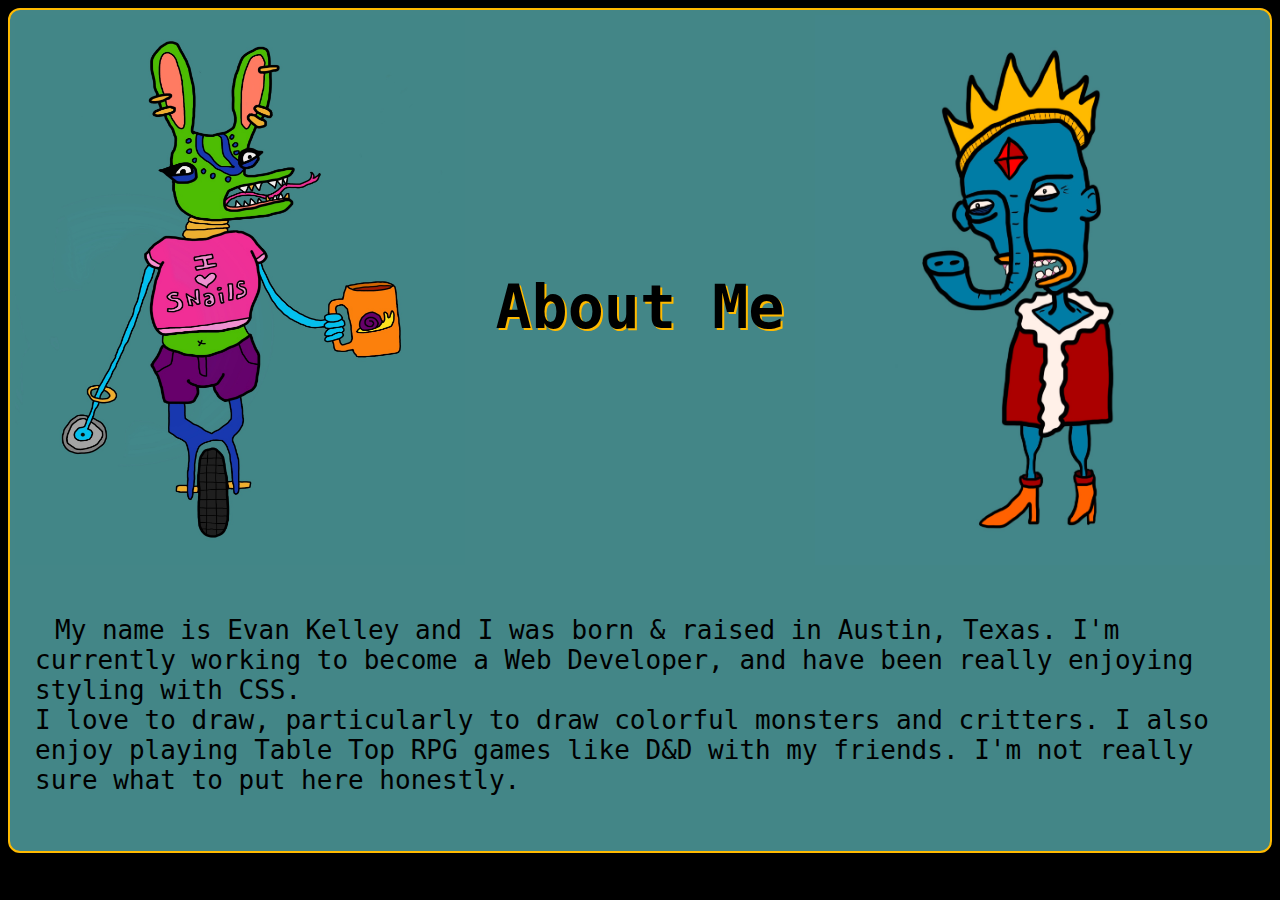
<file: about.html>
<!DOCTYPE html>
<html lang="en">
<head>
  <meta charset="UTF-8">
  <meta http-equiv="X-UA-Compatible" content="IE=edge">
  <meta name="viewport" content="width=device-width, initial-scale=1.0">
  <link rel="stylesheet" href="./about-styles.css">
  <title>About Me</title>
</head>

<body>

  <div class="main-container">

    <div class="image-left">
      <img src="myDrawing3.jpeg" alt="I sure love snails" width="450px" height="550px">
    </div>

    <div class="image-right">
      <img src="myDrawing5.jpeg" alt="Rhubarb the Elephant Boy" width="450px" height="550px">
    </div>
      
    <div class="header">
      <h1>About Me</h1>
    </div>  

    <div class="short-and-sweet">
      <p>
        My name is Evan Kelley and I was born & raised in Austin, Texas. I'm currently working to become a Web Developer, and have been really enjoying styling with CSS. <br> I love to draw, particularly to draw colorful monsters and critters. I also enjoy playing Table Top RPG games like D&D with my friends. I'm not really sure what to put here honestly.
      </p>
    </div>

  </div>
</body>

</html>
</file>
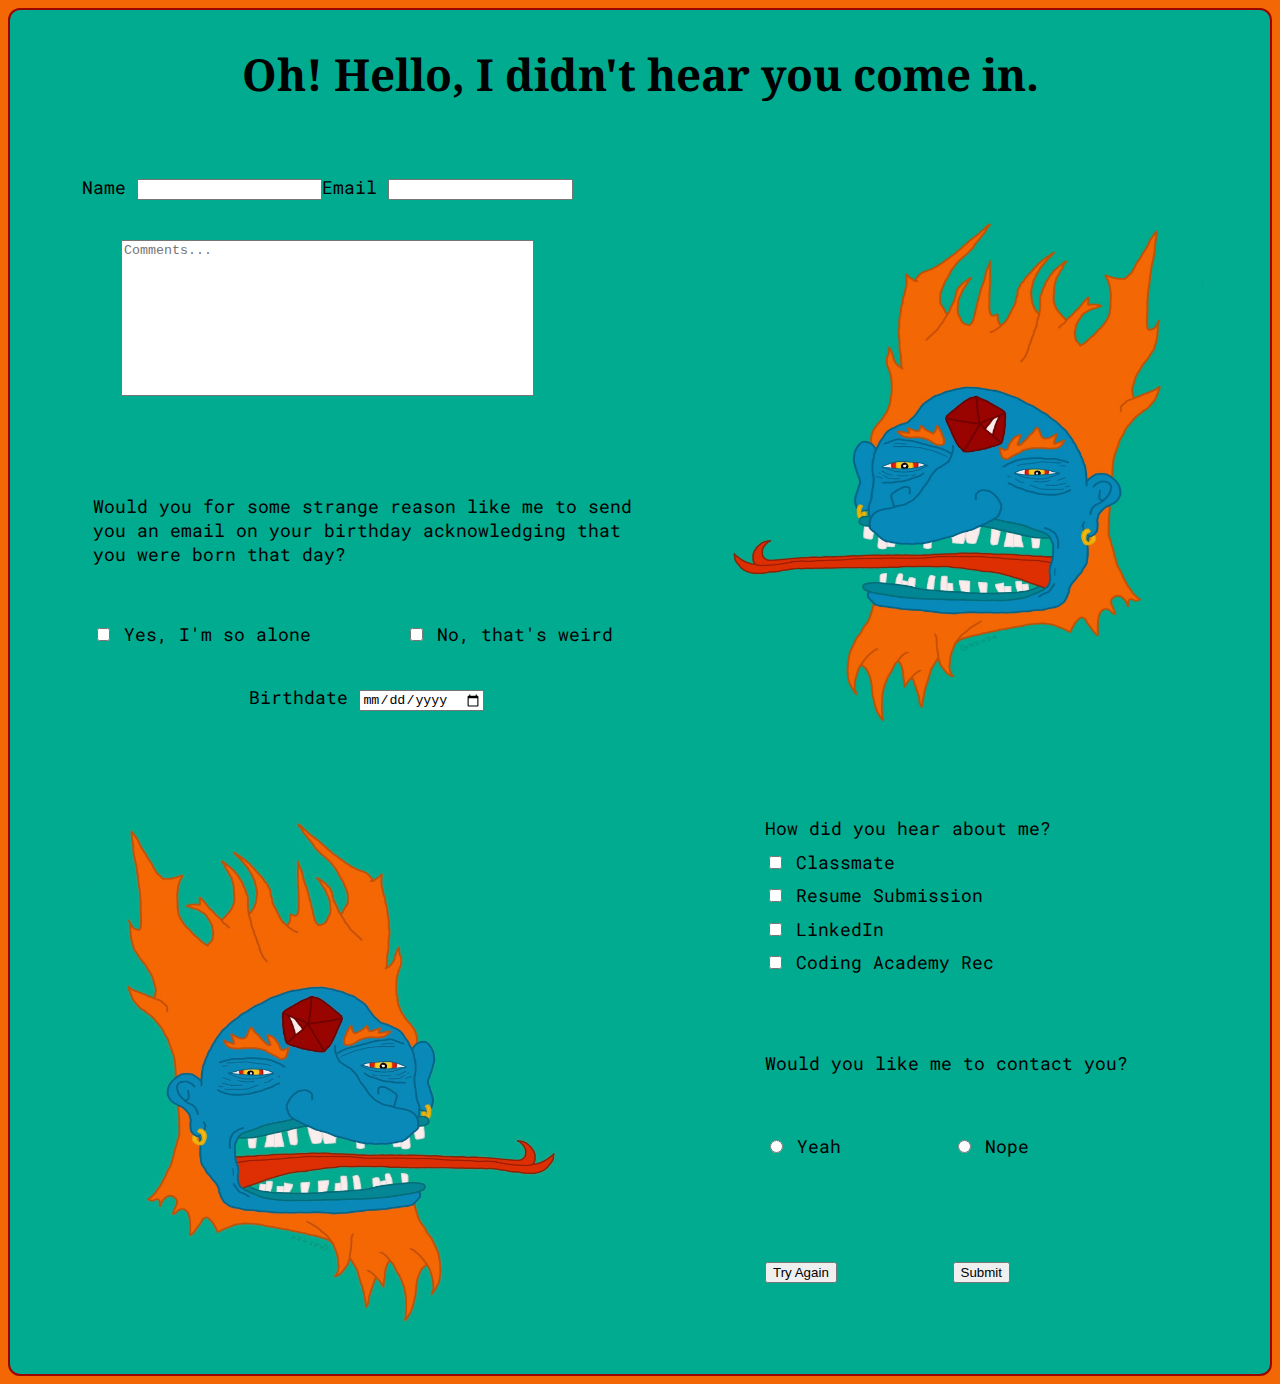
<file: contact-page.html>
<!DOCTYPE html>
<html lang="en">
<head>
  <meta charset="UTF-8">
  <meta name="viewport" content="width=device-width, initial-scale=1.0">
  <link rel="stylesheet" href="./contact-page.css">
  <link rel="preconnect" href="https://fonts.googleapis.com">
  <link rel="preconnect" href="https://fonts.gstatic.com" crossorigin>
  <link href="https://fonts.googleapis.com/css2?family=Noto+Serif&display=swap" rel="stylesheet">
  <link rel="preconnect" href="https://fonts.googleapis.com">
  <link rel="preconnect" href="https://fonts.gstatic.com" crossorigin>
  <link href="https://fonts.googleapis.com/css2?family=Roboto+Mono&display=swap" rel="stylesheet">
  <title>Contact Page</title>
</head>
<body>
  <form action="result.html" method="GET" enctype="multipart/form-data">
    
<div class="main-container">
    <div class="heading">
      <h1>
         Oh! Hello, I didn't hear you come in. 
      </h1>
    </div>


    <div class="name-email">
      <div>
        <label for="name">Name</label>
        <input type="text" name="name" id="name" >
      </div>
      <div>
        <label for="email">Email</label>
        <input type="email" name="email" id="email" required>
      </div>
    </div>  

    <div class="comments">
      <div class="comment-section">
        <textarea minlength="20" maxlength="500" rows="10" cols ="49" placeholder="Comments..."></textarea>
      </div>
    </div>

    <div class="image-1">
      <img src="myDrawing1.jpeg" alt="Check out this monster I drew" width="500" height="600">  
    </div>

    <div class="bday">
      <div class="bday1-flex">
        Would you for some strange reason like me to send you an email on your birthday acknowledging that you were born that day?
      </div>
        <div class="bday2-flex">
          <input type="checkbox" name="yes-bday" id="yes-bday">
          <label for="yes-bday">Yes, I'm so alone</label>
        </div>  
        <br>
        <div class="bday3-flex">
          <input type="checkbox" name="no-bday" id="no-bday">
          <label for="no-bday">No, that's weird</label>
        </div>
        <br>
        <div class="bday4-flex">
          <label for="date">Birthdate</label>
          <input type="date" name="date" id="date" min="1900-01-01">
        </div>
    </div>

    <div class="hear-about">
      <div class="hear-about-grid">
        How did you hear about me?
      </div>
      <div class="classmate">
        <input type="checkbox" name="classmate" id="classmate">
        <label for="classmate">Classmate</label>
      </div>
      <div class="resume">
        <input type="checkbox" name="resume-submission" id="resume-submission">
        <label for="resume-submission">Resume Submission</label>
      </div>
      <div class="linked-in">
        <input type="checkbox" name="linkedin" id="linkedin">
        <label for="linkedin">LinkedIn</label>
      </div>
      <div class="rec">
        <input type="checkbox" name="coding-academy-rec" id="coding-academy-rec">
        <label for="coding-academy-rec">Coding Academy Rec</label>
      </div>
    </div>

    <div class="contact">
      <div class="contact-title">
        Would you like me to contact you?
      </div>
      <div class="contact-yes">
        <input type="radio" id="contact-yes" name="contact" value="Yes">
        <label for="yeah">Yeah</label><br>
      </div>
      <div class="contact-no">  
        <input type="radio" id="contact-no" name="contact" value="No">
        <label for="nope">Nope</label><br>
      </div>
    </div>

    <input type="hidden" name="hidden" value="goblins rule">

    <div class="buttons">
      <div class="button-try-again">
        <button type="reset">Try Again</button>
      </div>
      <div class="button-submit">
        <button type="submit">Submit</button>
      </div>
    </div>

    <div class="image-2">
      <img src="myDrawing2.jpeg" alt="Check out this other monster I drew" width="500" height="600">  
    </div>

 </div>  

  </form>

  <script src="contact-page.js"></script>

</body>
</html>
</file>
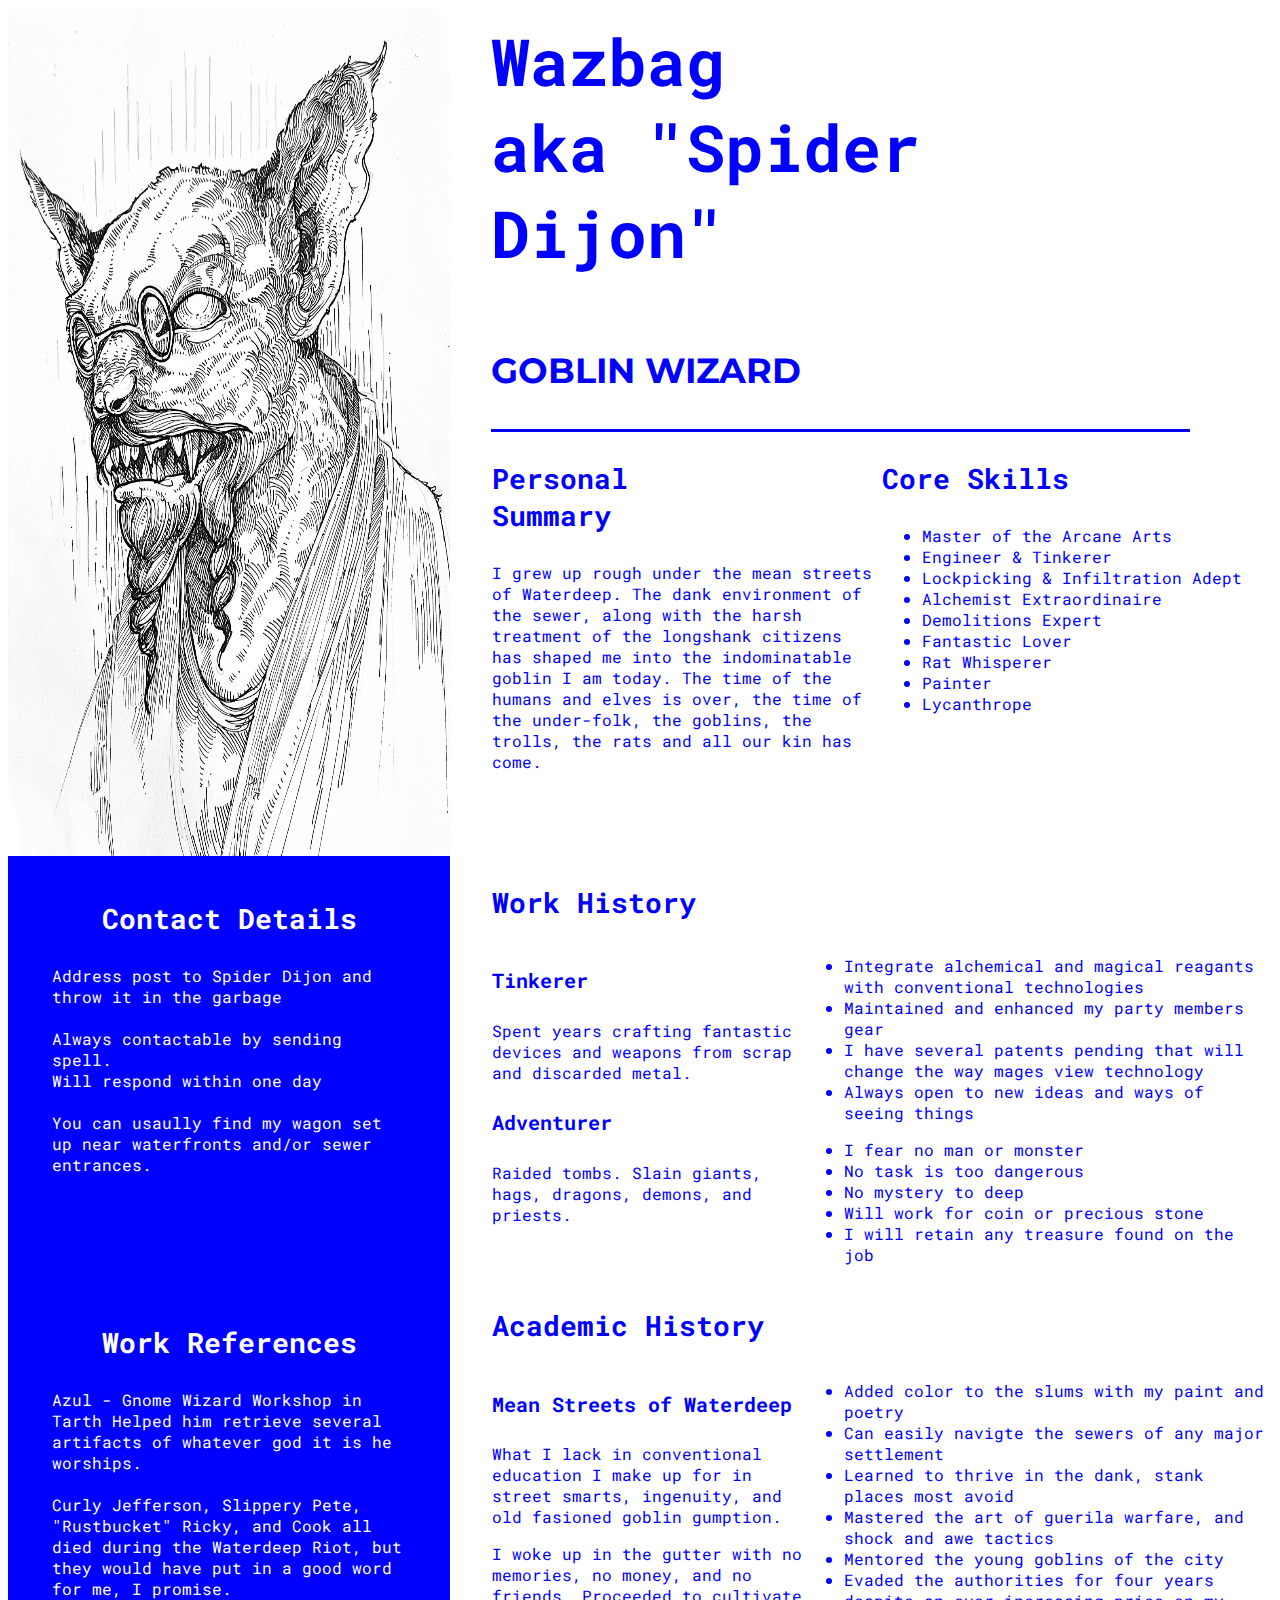
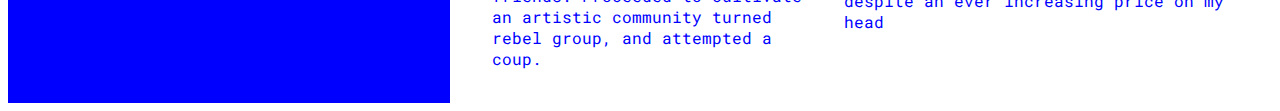
<file: resume.html>
<!DOCTYPE html>
<html lang="en">
<head>
  <meta charset="UTF-8">
  <meta http-equiv="X-UA-Compatible" content="IE=edge">
  <meta name="viewport" content="width=device-width, initial-scale=1.0">
  <link rel="stylesheet" href="./resume-styles.css">
  <link rel="preconnect" href="https://fonts.googleapis.com">
  <link rel="preconnect" href="https://fonts.gstatic.com" crossorigin>
  <link href="https://fonts.googleapis.com/css2?family=Poppins:wght@600&family=Roboto+Mono&display=swap" rel="stylesheet">
  <link rel="preconnect" href="https://fonts.googleapis.com">
  <link rel="preconnect" href="https://fonts.gstatic.com" crossorigin>
  <link href="https://fonts.googleapis.com/css2?family=Montserrat:wght@200&display=swap" rel="stylesheet">
  <title>Document</title>
</head>

<body class="container">

  <div class="headshot">
    <img src="./goblin.jpeg" id="wazbag-pic" alt="Portrait of Wazbag">
  </div>
  <section class="name">
    <h1>Wazbag
      <br>
      aka "Spider Dijon"
    </h1>
    <h2 class="gobwiz">GOBLIN WIZARD</h2>
  </section>

<section class="contact-details">
  <div class="cds">
    <h3 class="contact-h3">Contact Details</h3>
    <p>
      Address post to Spider Dijon and throw it in the garbage
      <br>
      <br>
      Always contactable by sending spell.
      <br>
      Will respond within one day
      <br>
      <br>
      You can usaully find my wagon set up near waterfronts and/or sewer entrances.
      <br>
    </p>
  </div>
</section>

<section class="work-references">
  <div class="wref">
  <h3 class="work-h3">Work References</h3>
    <p>
      Azul - Gnome Wizard 
      Workshop in Tarth
      Helped him retrieve several artifacts of whatever god it is he worships.
      <br>
      <br>
      Curly Jefferson, Slippery Pete, "Rustbucket" Ricky, and Cook all died during the Waterdeep Riot, but they would have put in a good word for me, I promise.
      <br>
    </p>
  </div>
</section>

<section class="summary-skills">
  <article class="personal-summary">
      <h3>Personal 
      <br>  
      Summary</h3>
      <p>I grew up rough under the mean streets of Waterdeep. The dank environment of the sewer, along with the harsh treatment of the longshank citizens has shaped me into the indominatable goblin I am today. The time of the humans and elves is over, the time of the under-folk, the goblins, the trolls, the rats and all our kin has come.</p>
  </article>
  <article class="core-skills">
    <h3>Core Skills</h3>
    <ul>
      <li>Master of the Arcane Arts</li>
      <li>Engineer & Tinkerer</li>
      <li>Lockpicking & Infiltration Adept</li>
      <li>Alchemist Extraordinaire</li>
      <li>Demolitions Expert</li>
      <li>Fantastic Lover</li>
      <li>Rat Whisperer</li>
      <li>Painter</li>
      <li>Lycanthrope</li>
    </ul>
  </article>
</section>

<div class="work-history">
  <h3>Work History</h3>
  <article class="job-descriptions">
    <section>
      <h4>Tinkerer</h4>
      Spent years crafting fantastic devices and weapons from scrap and discarded metal.
    </section>
    <section>
      <h4>Adventurer</h4>
      Raided tombs. Slain giants, hags, dragons, demons, and priests. 
    </section>
  
  </article> 
<section class="flex-work-history">
  <article class="work-list">
    <section>
      <ul>
        <li>Integrate alchemical and magical reagants with conventional technologies </li>
        <li>Maintained and enhanced my party members gear</li>
        <li>I have several patents pending that will change the way mages view technology</li>
        <li>Always open to new ideas and ways of seeing things</li>
      </ul>
      <ul>
        <li>I fear no man or monster</li>
        <li>No task is too dangerous</li>
        <li>No mystery to deep</li>
        <li>Will work for coin or precious stone</li>
        <li>I will retain any treasure found on the job</li>
      </ul>
    </section>
  </article>
</section> 
</div> 

<div class="academic-history">
<h3 class="academic-h3">Academic History</h3>
  <article class="school-description">
    <section>
      <h4>Mean Streets of Waterdeep</h4>
        <p>What I lack in conventional education I make up for in street smarts, ingenuity, and old fasioned goblin gumption.</p>
        <p>I woke up in the gutter with no memories, no money, and no friends. Proceeded to cultivate an artistic community turned rebel group, and attempted a coup.</p>
    </section>
  </article>
<section class="flex-academic-history">
  <article class="academic-list">
    <section>
      <ul>
        <li>Added color to the slums with my paint and poetry</li>
        <li>Can easily navigte the sewers of any major settlement</li>
        <li>Learned to thrive in the dank, stank places most avoid</li>
        <li>Mastered the art of guerila warfare, and shock and awe tactics</li>
        <li>Mentored the young goblins of the city</li>
        <li>Evaded the authorities for four years despite an ever increasing price on my head</li>
      </ul>
    </section>
  </article>
</section>
</div>

</body>
</html>
</file>
<file: about-styles.css>
body{
  background-color: black;
}

.main-container{
  display: grid;
  background-color: #438687;
  font-family: 'Roboto Mono', monospace;
  border: 2px solid #ffba00;
  border-radius: 12px;
  padding: 5px;
}

h1{
  text-shadow: 2px 2px #ffba00;
  font-size: 60px;
  display: flex;
  justify-content: center;
  align-items: center;
}

@media (min-width: 576px) {
  .main-container {
    grid-template-columns: 1fr 1fr 1fr;
    grid-template-rows: 2fr 1fr;
    grid-template-areas: 
      "snail header elephant"
      "about about about"
    ;
  }
}

@media (max-width: 575px) {
  .main-container {
    padding: 10px 15px 15px 10px;
    grid-template-columns: 1fr;
    grid-template-areas: 
      "elephant"
      "header"
      "about"
      "snail"
    ;
  }
  div.image-middle{
    display: none;
  }
  nav ul {
    display: flex;
    justify-content: space-evenly;
  }
}


.image-left{
  grid-area: snail;
}

.image-middle{
  grid-area: bug;
}

.image-right{
  grid-area: elephant;
}

.header{
  grid-area: header;
  display: flex;
  align-content: center;
  justify-content: center;
  padding-top: 30px;
}

.short-and-sweet{
  grid-area: about;
  font-size: 26px;
  padding: 20px;
  text-indent: 20px;
}
</file>
<file: contact-page.css>
.main-container{
  display: grid;
  font-family: 'Roboto Mono', monospace;
  font-size: 18px;
  border: 2px solid #990401;
  border-radius: 12px;
  padding: 5px;
}

@media (min-width: 576px) {
  body {
    background-color: #f36704;
  }
  .main-container {
    background-color: #00ab90;
    grid-template-columns: 1fr 1fr;
    grid-template-areas: 
      "heading heading"
      "name-email image1"
      "comments image1"
      "bday image1"
      "image2 hear-about"
      "image2 contact"
      "image2 buttons";
  }
}

@media (max-width: 575px) {
  .main-container {
    background-color: #0889b9;
    padding: 0px 15px 15px 0px;
    grid-template-columns: 1fr;
    grid-template-areas: 
      "heading"
      "name-email"
      "comments"
      "bday"
      "hear-about"
      "contact"
      "buttons";
  }
  div.image-1{
    display: none;
  }
  div.image-2{
    display: none;
  }
  nav ul {
    display: flex;
    justify-content: space-evenly;
  }
}

.heading{
  font-family: 'Noto Serif', serif;
  font-size: 22px;
  grid-area: heading;
  display: flex;
  align-items: center;
  justify-content: center;
  padding-bottom: 15px;
}

.name-email{
  grid-area: name-email;
  display: flex;
  align-items: center;
  justify-content: center;
}

input:focus{
  outline-color:#990401;
}

textarea{
  outline-color:#990401;
}

.comments{
  grid-area: comments;
}

.comment-section{
  display: flex;
  align-items: center;
  justify-content: center;
  padding: 15px;
}

.image-1{
  grid-area: image1;
  display: flex;
  align-items: center;
  justify-content: center;
}

.bday{
  grid-area: bday;
  display: grid;
  grid-template-columns: 1fr 2fr 2fr 2fr 1fr;
  grid-template-rows: 1fr 3fr 1fr 1fr 1fr 1fr 1fr;
}

.bday1-flex{
  grid-row: 2/5;
  grid-column: 2/6;
  padding-bottom: 25px;
}

.bday2-flex{
  grid-column: 2/4;
  grid-row: 4/5;
}

.bday3-flex{
  grid-column: 4/6;
  grid-row: 4/5;
}

.bday4-flex{
  grid-column: 3/5;
  grid-row: 6/7;
}

.hear-about{
  grid-area: hear-about;
  display: grid;
  grid-template-columns: 1fr 3fr 1fr;
  grid-template-rows: 2fr 1fr 1fr 1fr 1fr 1fr 2fr;
}

.hear-about-grid{
  grid-column: 2/3;
  grid-row: 2/3;
}

.classmate{
  grid-column: 2/3;
  grid-row: 3/4;
}

.resume{
  grid-column: 2/3;
  grid-row: 4/5;
}

.linked-in{
  grid-column: 2/3;
  grid-row: 5/6;
}

.rec{
  grid-column: 2/3;
  grid-row: 6/7;
}

.contact{
  grid-area: contact;
  display: grid;
  grid-template-columns: 1fr 1.5fr 1.5fr 1fr;
  grid-template-rows: 1fr 1fr 1fr 1fr 1fr;
}

.contact-title{
  grid-column: 2/4;
}

.contact-yes{
  grid-column: 2/3;
  grid-row: 3/4;
}

.contact-no{
  grid-column: 3/4;
  grid-row: 3/4
}

.image-2{
  grid-area: image2;
  display: flex;
  align-items: center;
  justify-content: center;
  margin: 0px 0px 20px 15px;
}

.buttons{
  grid-area: buttons; 
  display: grid;
  grid-template-columns: 1fr 1.5fr 1.5fr 1fr;  
}

.button-try-again{
  grid-column: 2/3;
}

.button-submit{
  grid-column: 3/4;
}

textarea {
  resize: none;
}
</file>
<file: resume-styles.css>
body{
  background-color: white;
  display: grid;
  grid-template-columns: 35% 65%;
  grid-template-rows: 25% 25% 25% 25%;
  font-family: 'Poppins', sans-serif;
  font-family: 'Roboto Mono', monospace;
}

h1{
  font-family: 'Poppins', sans-serif;
  font-family: 'Roboto Mono', monospace;
  font-size: 65px;
}

h2{
  font-family: 'Montserrat', sans-serif;
  font-size: 35px;
}

h3{
  font-family: 'Poppins', sans-serif;
  font-family: 'Roboto Mono', monospace;
  font-size: 28px;
}

h4{
  font-weight: bold;
  font-size: 20px;
}

.headshot{
  grid-column: 1/2;
  grid-row: 1/3;
  width: 100%;
}

#wazbag-pic{
  width: 100%;
  height: 100%;
}

.name{
  grid-column: 2/3;
  grid-row: 1/2;
  display: flex;
  flex-direction: column;
  justify-content: center;
  align-items: left;
  border-bottom: 3px blue solid;
  color: blue;
  margin-left: 5%;
  margin-right: 10%;
}

.gobwiz{
  margin-bottom:10%;
}

.contact-details{
  grid-column: 1/2;
  grid-row: 3/4;
  background-color: blue;
}

.contact-h3{
  text-align: center;
}

.cds{
  margin: 10%;
  color: white;
}

.work-references{
  grid-column: 1/2;
  grid-row: 4/5;
  background-color: blue;
}

.work-h3{
  text-align: center;
}

.wref{
  margin: 10%;
  color: white;
}

.summary-skills{
  display: grid;
  grid-template-columns: 40% 60%;
  grid-template-rows: 20% 40% 40%;
  grid-column: 2/3;
  grid-row: 2/3;
  color: blue;
  margin-left: 42px;
}

.work-history{
  display: grid;
  grid-template-columns: 40% 60%;
  grid-template-rows: 20% 40% 40%;
  grid-column: 2/3;
  grid-row: 3/4;
  color: blue;
  margin-left: 42px;
}

.work-history h3, .academic-history h3{
  grid-column: 1/3;
  grid-row: 1/2;
}

.job-descriptions, .school-description{
  grid-column: 1/2;
  grid-row: 2/4;
}

.flex-work-history, .flex-academic-history{
  grid-column: 2/3;
  grid-row: 2/4;
  color: blue;
}

.flex-work-history{
  display: flex;
  flex-direction: column;
  justify-content: center;
}

.summary-skills{
  display: grid;
  grid-template-columns: 50% 50%;
  grid-template-rows: 30% 70%;
}

.personal-summary{
  grid-column: 1/2;
  grid-row: 1/2;
}

.core-skills{
  grid-column: 2/3;
  grid-row: 1/2;
}

.academic-history{
  display: grid;
  grid-template-columns: 40% 60%;
  grid-template-rows: 20% 40% 40%;
  grid-column: 2/3;
  grid-row: 4/5;
  color: blue;
  margin-left: 42px;
}
</file>
